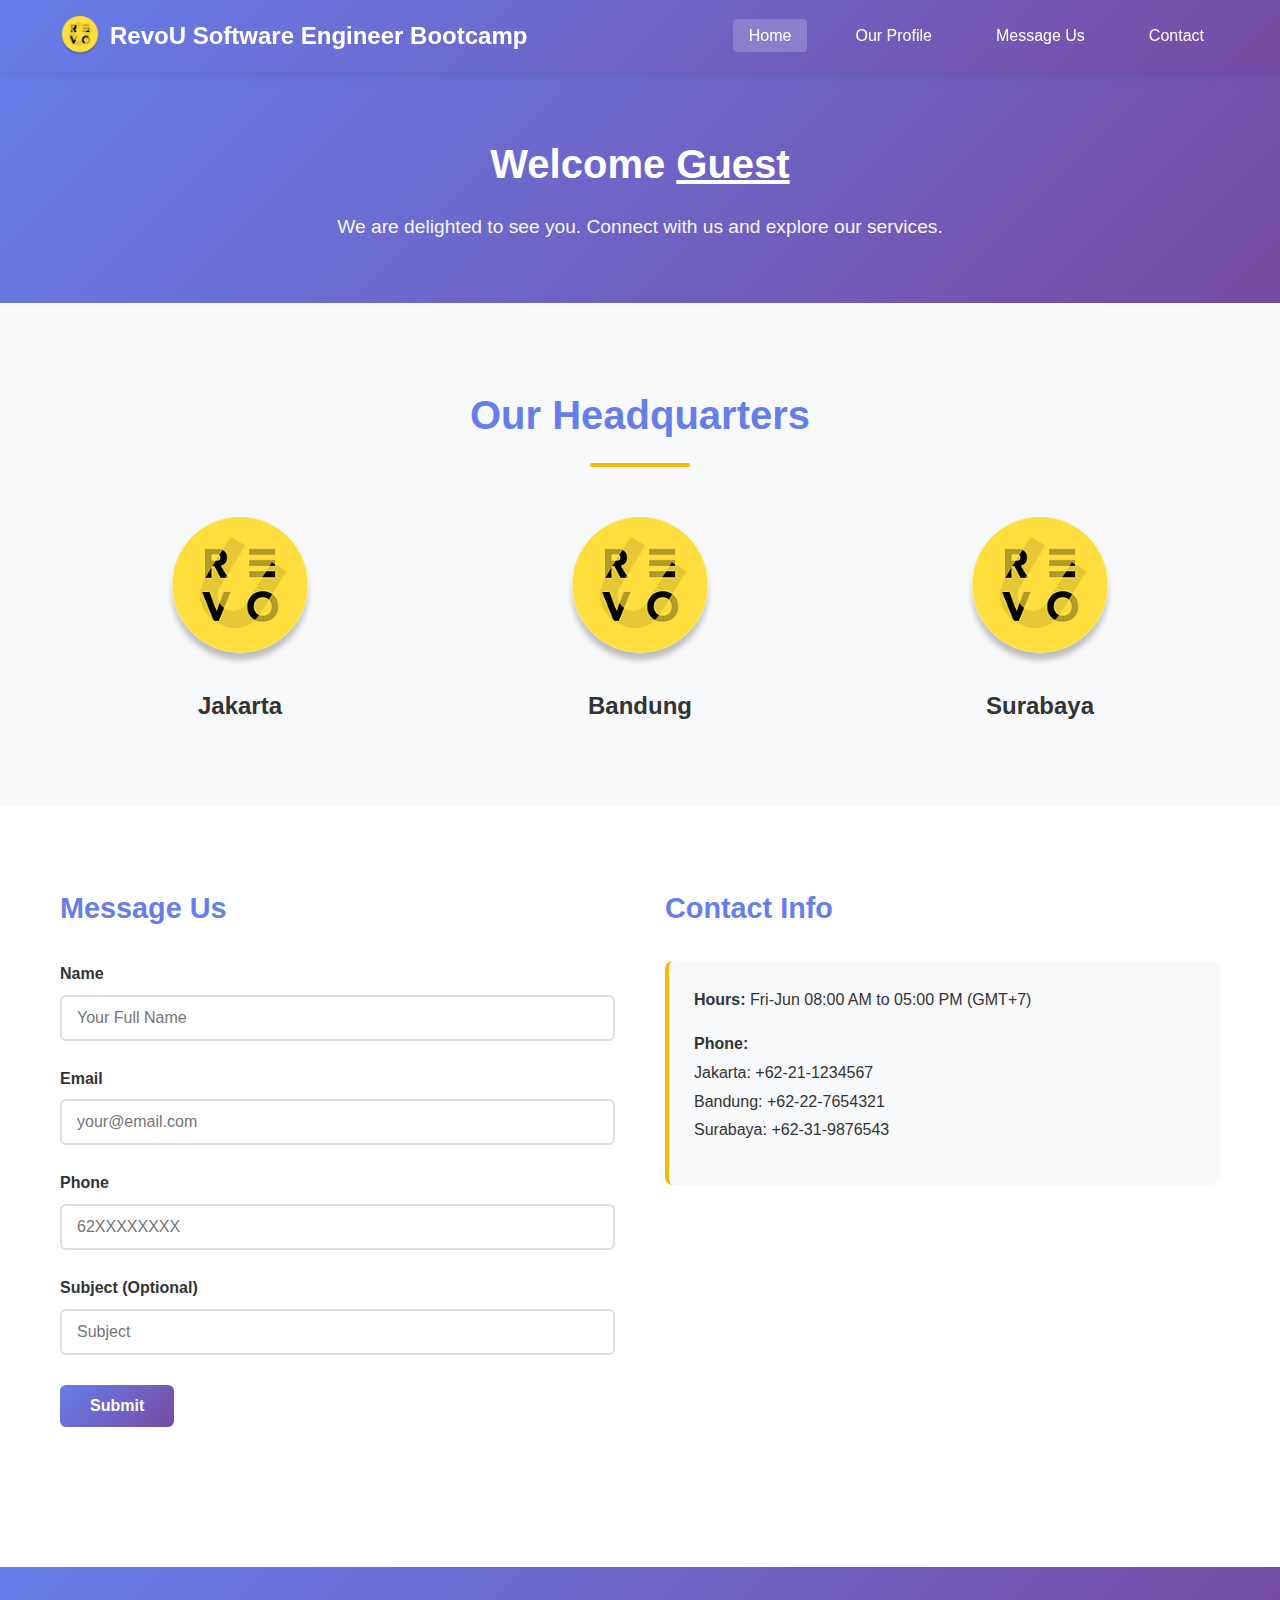
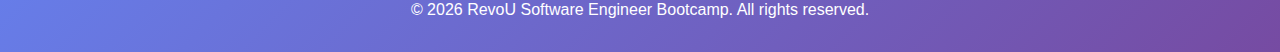
<file: index.html>
<!DOCTYPE html>
<html lang="en">
<head>
    <meta charset="UTF-8">
    <meta name="viewport" content="width=device-width, initial-scale=1.0">
    <title>RevoU - Company Profile</title>
    <link rel="stylesheet" href="css/style.css">
</head>
<body>
    <nav class="navbar">
        <div class="nav-container">
            <div class="logo">
                <img src="assets/images/revou.png" alt="RevoU Logo" class="logo-image">
                <span class="logo-text">RevoU Software Engineer Bootcamp</span>
            </div>
            <ul class="nav-menu">
                <li><a href="index.html" class="nav-link active">Home</a></li>
                <li><a href="profile.html" class="nav-link">Our Profile</a></li>
                <li><a href="#message-section" class="nav-link">Message Us</a></li>
                <li><a href="profile.html#contact" class="nav-link">Contact</a></li>
            </ul>
            <div class="hamburger">
                <span></span>
                <span></span>
                <span></span>
            </div>
        </div>
    </nav>

    <section class="welcome-section">
        <div class="welcome-container">
            <h1>Welcome <span id="userName">Guest</span></h1>
            <p class="welcome-subtitle">We are delighted to see you. Connect with us and explore our services.</p>
        </div>
    </section>

    <section class="headquarters-section">
        <div class="container">
            <h2>Our Headquarters</h2>
            <div class="locations-grid">
                <div class="location-card">
                    <a href="https://www.revou.co/" target="_blank">
                        <img src="assets/images/revou.png" alt="Jakarta Location" class="location-circle">
                    </a>
                    <h3>Jakarta</h3>
                </div>
                <div class="location-card">
                    <a href="https://www.revou.co/" target="_blank">
                        <img src="assets/images/revou.png" alt="Bandung Location" class="location-circle">
                    </a>
                    <h3>Bandung</h3>
                </div>
                <div class="location-card">
                    <a href="https://www.revou.co/" target="_blank">
                        <img src="assets/images/revou.png" alt="Surabaya Location" class="location-circle">
                    </a>
                    <h3>Surabaya</h3>
                </div>
            </div>
        </div>
    </section>

    <section class="message-section" id="message-section">
        <div class="container">
            <div class="message-container">
                <div class="form-wrapper">
                    <h2>Message Us</h2>
                    <form id="contactForm" onsubmit="handleFormSubmit(event)">
                        <div class="form-group">
                            <label for="name">Name</label>
                            <input type="text" id="name" name="name" placeholder="Your Full Name" required>
                            <small id="nameError" class="error-text"></small>
                        </div>

                        <div class="form-group">
                            <label for="email">Email</label>
                            <input type="email" id="email" name="email" placeholder="your@email.com" required>
                            <small id="emailError" class="error-text"></small>
                        </div>

                        <div class="form-group">
                            <label for="phone">Phone</label>
                            <input type="tel" id="phone" name="phone" placeholder="62XXXXXXXX" required>
                            <small id="phoneError" class="error-text"></small>
                        </div>

                        <div class="form-group">
                            <label for="subject">Subject (Optional)</label>
                            <input type="text" id="subject" name="subject" placeholder="Subject">
                        </div>

                        <button type="submit" class="submit-btn">Submit</button>
                    </form>
                </div>

                <div class="contact-info-wrapper">
                    <h3>Contact Info</h3>
                    <div class="contact-info">
                        <p><strong>Hours:</strong> Fri-Jun 08:00 AM to 05:00 PM (GMT+7)</p>
                        <p><strong>Phone:</strong><br>Jakarta: +62-21-1234567<br>Bandung: +62-22-7654321<br>Surabaya: +62-31-9876543</p>
                    </div>
                </div>
            </div>
        </div>
    </section>

    <section id="resultSection" style="display: none;" class="result-section">
        <div class="container">
            <div class="result-box">
                <h3>Thank You! We Received Your Message</h3>
                <div id="resultContent"></div>
            </div>
        </div>
    </section>

    <footer class="footer">
        <p>&copy; 2026 RevoU Software Engineer Bootcamp. All rights reserved.</p>
    </footer>

    <script src="js/script.js"></script>
</body>
</html>
</file>
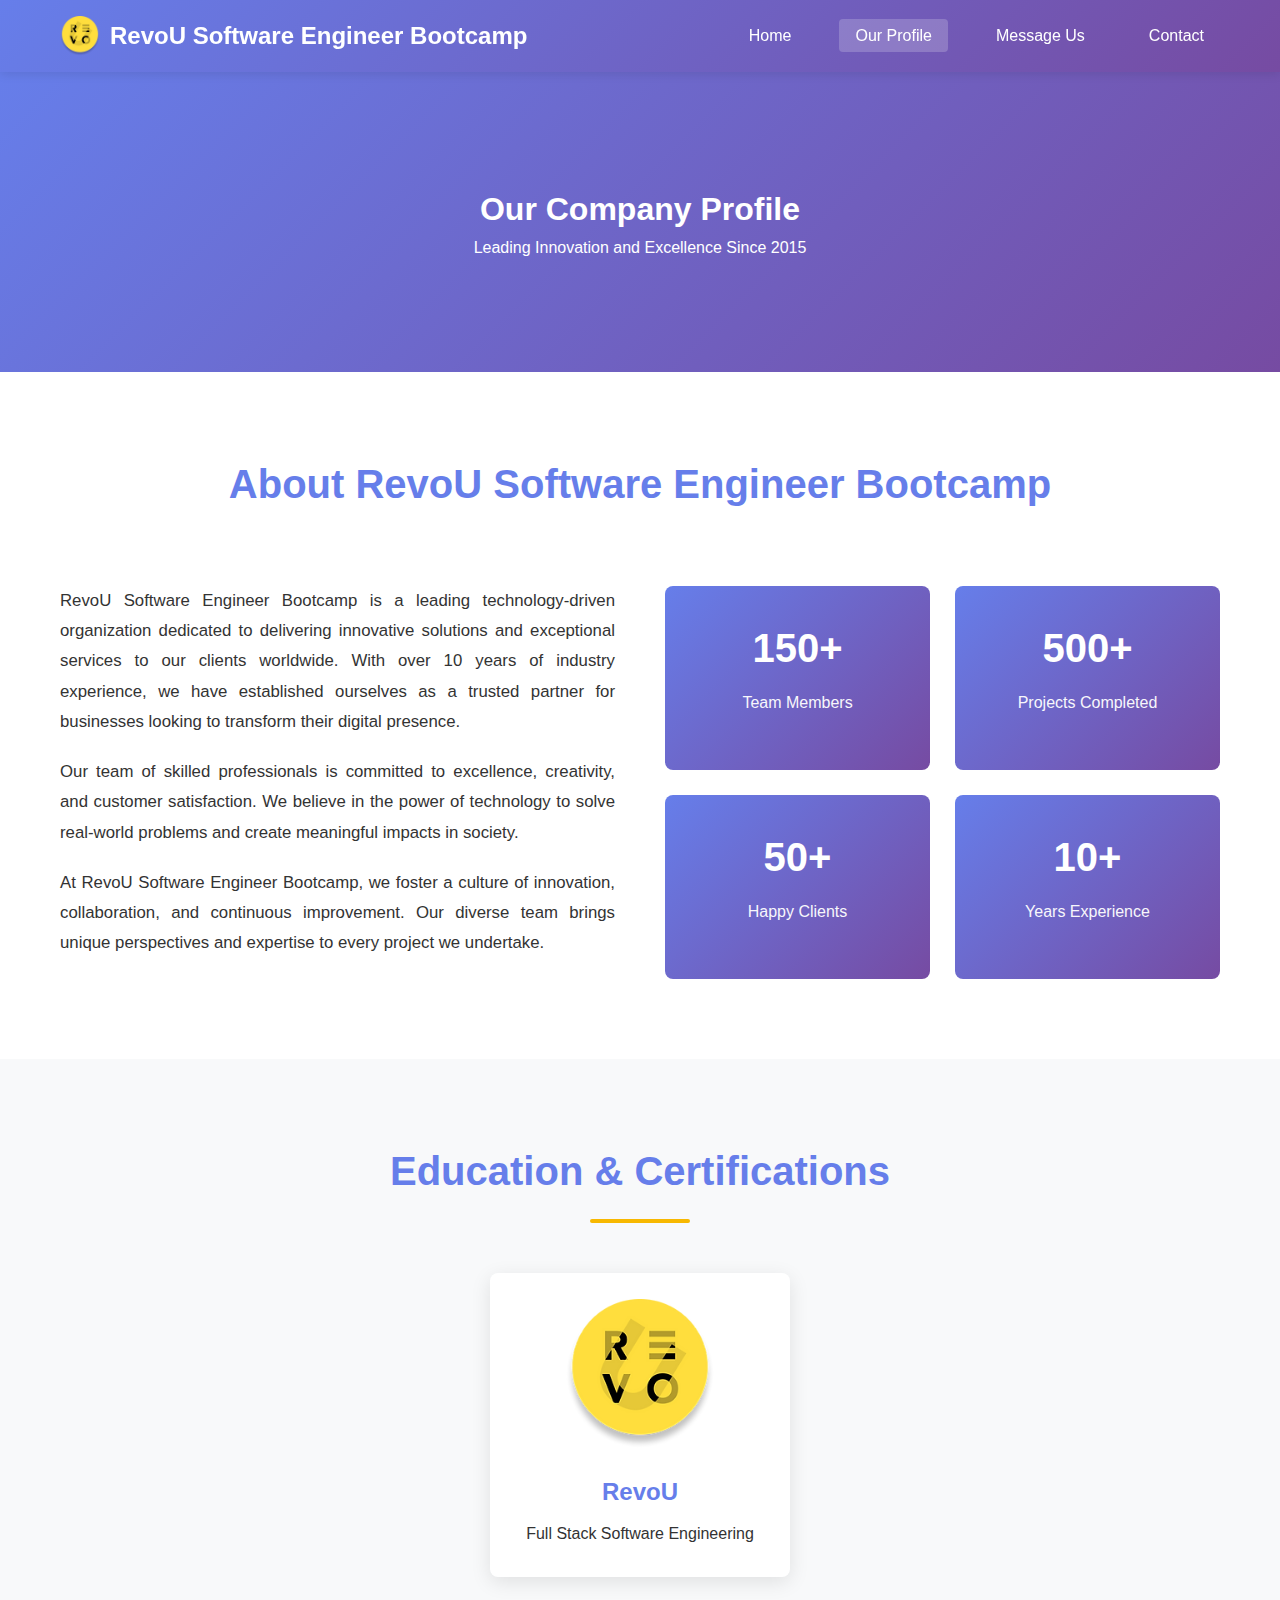
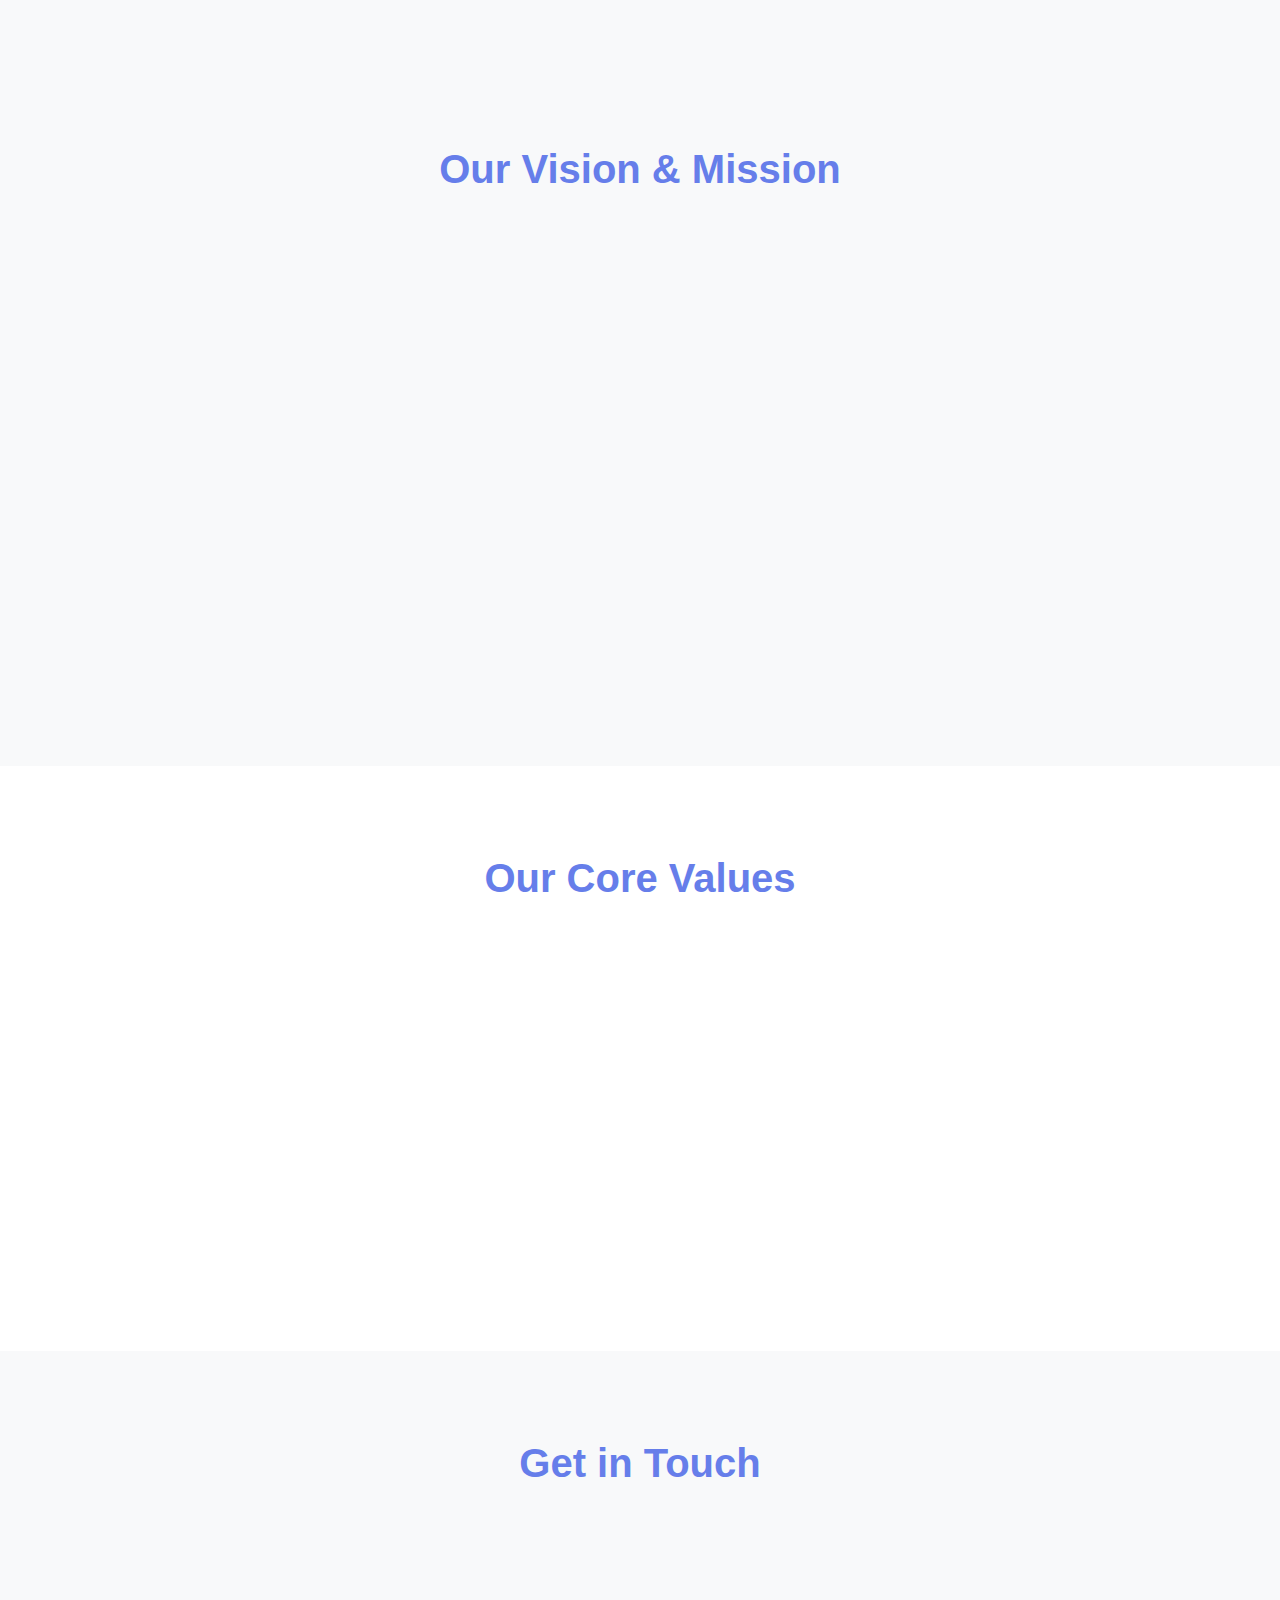
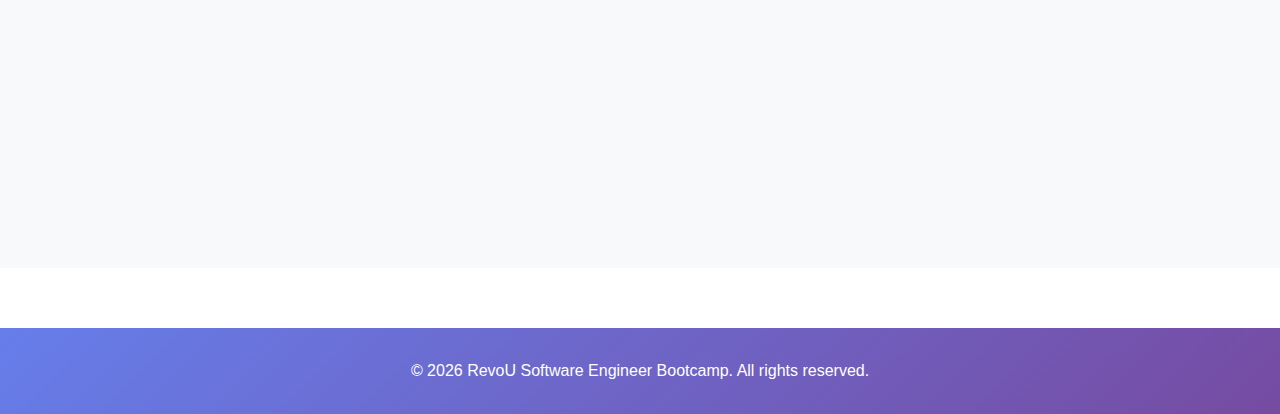
<file: profile.html>
<!DOCTYPE html>
<html lang="en">
<head>
    <meta charset="UTF-8">
    <meta name="viewport" content="width=device-width, initial-scale=1.0">
    <title>Our Profile - RevoU Software Engineer Bootcamp</title>
    <link rel="stylesheet" href="css/style.css">
</head>
<body>
    <nav class="navbar">
        <div class="nav-container">
            <div class="logo">
                <img src="assets/images/revou.png" alt="RevoU Logo" class="logo-image">
                <span class="logo-text">RevoU Software Engineer Bootcamp</span>
            </div>
            <ul class="nav-menu">
                <li><a href="index.html" class="nav-link">Home</a></li>
                <li><a href="profile.html" class="nav-link active">Our Profile</a></li>
                <li><a href="index.html#message-section" class="nav-link">Message Us</a></li>
                <li><a href="#contact" class="nav-link">Contact</a></li>
            </ul>
            <div class="hamburger">
                <span></span>
                <span></span>
                <span></span>
            </div>
        </div>
    </nav>

    <section class="banner-section">
        <div class="banner" style="background: linear-gradient(135deg, #667eea 0%, #764ba2 100%); min-height: 300px; display: flex; align-items: center; justify-content: center; color: white; text-align: center;">
            <div class="banner-content">
                <h1>Our Company Profile</h1>
                <p>Leading Innovation and Excellence Since 2015</p>
            </div>
        </div>
    </section>

    <section class="about-section">
        <div class="container">
            <h2>About RevoU Software Engineer Bootcamp</h2>
            <div class="about-grid">
                <div class="about-text">
                    <p>RevoU Software Engineer Bootcamp is a leading technology-driven organization dedicated to delivering innovative solutions and exceptional services to our clients worldwide. With over 10 years of industry experience, we have established ourselves as a trusted partner for businesses looking to transform their digital presence.</p>
                    <p>Our team of skilled professionals is committed to excellence, creativity, and customer satisfaction. We believe in the power of technology to solve real-world problems and create meaningful impacts in society.</p>
                    <p>At RevoU Software Engineer Bootcamp, we foster a culture of innovation, collaboration, and continuous improvement. Our diverse team brings unique perspectives and expertise to every project we undertake.</p>
                </div>
                <div class="about-stats">
                    <div class="stat-item">
                        <h3>150+</h3>
                        <p>Team Members</p>
                    </div>
                    <div class="stat-item">
                        <h3>500+</h3>
                        <p>Projects Completed</p>
                    </div>
                    <div class="stat-item">
                        <h3>50+</h3>
                        <p>Happy Clients</p>
                    </div>
                    <div class="stat-item">
                        <h3>10+</h3>
                        <p>Years Experience</p>
                    </div>
                </div>
            </div>
        </div>
    </section>

    <section class="education-section">
        <div class="container">
            <h2>Education & Certifications</h2>
            <div class="education-grid">
                <div class="education-card">
                    <div class="education-logo-container">
                        <a href="https://www.revou.co/software-engineering" target="_blank">
                            <img src="assets/images/revou.png" alt="RevoU Logo" class="education-logo">
                        </a>
                    </div>
                    <h3>RevoU</h3>
                    <p>Full Stack Software Engineering</p>
                </div>
            </div>
        </div>
    </section>

    <section class="vision-mission-section" id="vision-mission">
        <div class="container">
            <h2>Our Vision & Mission</h2>
            <div class="vm-grid">
                <div class="vm-card vision-card">
                    <div class="vm-icon">👁️</div>
                    <h3>Our Vision</h3>
                    <p>To be the most innovative and trusted technology partner globally, empowering businesses to achieve their digital transformation goals. We envision a world where technology creates positive change and drives sustainable growth for our clients and communities.</p>
                </div>
                <div class="vm-card mission-card">
                    <div class="vm-icon">🎯</div>
                    <h3>Our Mission</h3>
                    <p>Our mission is to deliver cutting-edge digital solutions that exceed client expectations. We are committed to fostering innovation, building strong partnerships, and creating value through technology. We strive to develop talented professionals and contribute positively to society while maintaining the highest standards of integrity and excellence.</p>
                </div>
            </div>
        </div>
    </section>

    <section class="values-section">
        <div class="container">
            <h2>Our Core Values</h2>
            <div class="values-grid">
                <div class="value-card">
                    <div class="value-icon">💡</div>
                    <h3>Innovation</h3>
                    <p>We embrace creativity and continuously seek new ways to solve problems and improve our services.</p>
                </div>
                <div class="value-card">
                    <div class="value-icon">🤝</div>
                    <h3>Integrity</h3>
                    <p>We operate with honesty, transparency, and ethical principles in all business dealings.</p>
                </div>
                <div class="value-card">
                    <div class="value-icon">⭐</div>
                    <h3>Excellence</h3>
                    <p>We strive for excellence in every project, maintaining the highest quality standards.</p>
                </div>
                <div class="value-card">
                    <div class="value-icon">👥</div>
                    <h3>Collaboration</h3>
                    <p>We believe in teamwork and fostering strong partnerships with clients and team members.</p>
                </div>
            </div>
        </div>
    </section>

    <section class="contact-section" id="contact">
        <div class="container">
            <h2>Get in Touch</h2>
            <div class="contact-grid">
                <div class="contact-item">
                    <h3>Jakarta Office</h3>
                    <p>Jl. Sudirman No. 1<br>Jakarta, Indonesia 12210<br>Tel: +62-21-1234567<br>Email: ceo@revou.co</p>
                </div>
                <div class="contact-item">
                    <h3>Bandung Office</h3>
                    <p>Jl. Diponegoro No. 50<br>Bandung, Indonesia 40131<br>Tel: +62-22-7654321<br>Email: ceo@revou.co</p>
                </div>
                <div class="contact-item">
                    <h3>Surabaya Office</h3>
                    <p>Jl. Ahmad Yani No. 88<br>Surabaya, Indonesia 60188<br>Tel: +62-31-9876543<br>Email: ceo@revou.co</p>
                </div>
            </div>
        </div>
    </section>

    <footer class="footer">
        <p>&copy; 2026 RevoU Software Engineer Bootcamp. All rights reserved.</p>
    </footer>

    <script src="js/script.js"></script>
</body>
</html>
</file>
<file: css/style.css>
* {
  margin: 0;
  padding: 0;
  box-sizing: border-box;
}

:root {
  --primary-color: #667eea;
  --secondary-color: #764ba2;
  --accent-color: #f7b801;
  --text-color: #333;
  --light-bg: #f8f9fa;
  --border-color: #ddd;
  --success-color: #28a745;
  --error-color: #dc3545;
}

body {
  font-family: "Segoe UI", Tahoma, Geneva, Verdana, sans-serif;
  line-height: 1.6;
  color: var(--text-color);
  background-color: #fff;
}

.container {
  max-width: 1200px;
  margin: 0 auto;
  padding: 0 20px;
}

.navbar {
  background: linear-gradient(
    135deg,
    var(--primary-color),
    var(--secondary-color)
  );
  padding: 1rem 0;
  position: sticky;
  top: 0;
  z-index: 1000;
  box-shadow: 0 2px 10px rgba(0, 0, 0, 0.1);
}

.nav-container {
  max-width: 1200px;
  margin: 0 auto;
  padding: 0 20px;
  display: flex;
  justify-content: space-between;
  align-items: center;
}

.logo {
  display: flex;
  align-items: center;
  gap: 10px;
  color: white;
  font-size: 1.5rem;
  font-weight: bold;
}

.logo-image {
  height: 40px;
  width: auto;
  object-fit: contain;
}

.nav-menu {
  display: flex;
  list-style: none;
  gap: 2rem;
  align-items: center;
}

.nav-link {
  color: white;
  text-decoration: none;
  transition: all 0.3s ease;
  padding: 0.5rem 1rem;
  border-radius: 4px;
}

.nav-link:hover,
.nav-link.active {
  background-color: rgba(255, 255, 255, 0.2);
  transform: translateY(-2px);
}

.hamburger {
  display: none;
  flex-direction: column;
  cursor: pointer;
}

.hamburger span {
  width: 25px;
  height: 3px;
  background-color: white;
  margin: 5px 0;
  transition: 0.3s;
  border-radius: 2px;
}

.welcome-section {
  background: linear-gradient(
    135deg,
    var(--primary-color),
    var(--secondary-color)
  );
  color: white;
  padding: 60px 20px;
  text-align: center;
}

.welcome-container {
  max-width: 800px;
  margin: 0 auto;
}

.welcome-section h1 {
  font-size: 2.5rem;
  margin-bottom: 1rem;
  animation: slideDown 0.6s ease-out;
}

.welcome-subtitle {
  font-size: 1.2rem;
  opacity: 0.95;
}

@keyframes slideDown {
  from {
    opacity: 0;
    transform: translateY(-30px);
  }
  to {
    opacity: 1;
    transform: translateY(0);
  }
}

.headquarters-section {
  padding: 80px 20px;
  background-color: var(--light-bg);
}

.headquarters-section h2,
.about-section h2,
.vision-mission-section h2,
.values-section h2,
.contact-section h2 {
  text-align: center;
  font-size: 2.5rem;
  margin-bottom: 50px;
  color: var(--primary-color);
  position: relative;
  padding-bottom: 20px;
}

.headquarters-section h2::after {
  content: "";
  position: absolute;
  bottom: 0;
  left: 50%;
  transform: translateX(-50%);
  width: 100px;
  height: 4px;
  background-color: var(--accent-color);
  border-radius: 2px;
}

.locations-grid {
  display: grid;
  grid-template-columns: repeat(auto-fit, minmax(250px, 1fr));
  gap: 40px;
  max-width: 1200px;
  margin: 0 auto;
}

.location-card {
  text-align: center;
  transition: transform 0.3s ease;
  display: flex;
  flex-direction: column;
  align-items: center;
}

.location-card:hover {
  transform: translateY(-10px);
}

.location-circle {
  width: 150px;
  height: 150px;
  margin: 0 0 20px 0;
  display: block;
  object-fit: contain;
  object-position: center;
  padding: 0;
}

.location-card h3 {
  font-size: 1.5rem;
  color: var(--text-color);
}

.message-section {
  padding: 80px 20px;
  background-color: #fff;
}

.message-container {
  display: grid;
  grid-template-columns: 1fr 1fr;
  gap: 50px;
  max-width: 1200px;
  margin: 0 auto;
}

.form-wrapper h2,
.contact-info-wrapper h3 {
  font-size: 1.8rem;
  margin-bottom: 30px;
  color: var(--primary-color);
}

.form-group {
  margin-bottom: 20px;
  display: flex;
  flex-direction: column;
}

.form-group label {
  margin-bottom: 8px;
  font-weight: 600;
  color: var(--text-color);
}

.form-group input,
.form-group textarea {
  padding: 12px 15px;
  border: 2px solid var(--border-color);
  border-radius: 6px;
  font-size: 1rem;
  transition: border-color 0.3s;
  font-family: inherit;
}

.form-group input:focus,
.form-group textarea:focus {
  outline: none;
  border-color: var(--primary-color);
  box-shadow: 0 0 0 3px rgba(102, 126, 234, 0.1);
}

.form-group input.error,
.form-group textarea.error {
  border-color: var(--error-color);
}

.error-text {
  color: var(--error-color);
  font-size: 0.85rem;
  margin-top: 5px;
}

.submit-btn {
  padding: 12px 30px;
  background: linear-gradient(
    135deg,
    var(--primary-color),
    var(--secondary-color)
  );
  color: white;
  border: none;
  border-radius: 6px;
  font-size: 1rem;
  font-weight: 600;
  cursor: pointer;
  transition: all 0.3s;
  margin-top: 10px;
}

.submit-btn:hover {
  transform: translateY(-3px);
  box-shadow: 0 5px 20px rgba(102, 126, 234, 0.3);
}

.submit-btn:active {
  transform: translateY(-1px);
}

.contact-info {
  background-color: var(--light-bg);
  padding: 25px;
  border-radius: 8px;
  border-left: 4px solid var(--accent-color);
}

.contact-info p {
  margin-bottom: 15px;
  line-height: 1.8;
}

.result-section {
  padding: 60px 20px;
  background-color: var(--light-bg);
}

.result-box {
  max-width: 600px;
  margin: 0 auto;
  background: white;
  padding: 40px;
  border-radius: 8px;
  box-shadow: 0 5px 20px rgba(0, 0, 0, 0.1);
  border-top: 4px solid var(--success-color);
}

.result-box h3 {
  color: var(--success-color);
  margin-bottom: 25px;
  font-size: 1.5rem;
}

.result-content-item {
  display: grid;
  grid-template-columns: 150px 1fr;
  margin-bottom: 15px;
  padding-bottom: 15px;
  border-bottom: 1px solid var(--border-color);
}

.result-content-item:last-child {
  border-bottom: none;
}

.result-content-item strong {
  color: var(--primary-color);
}

.about-section {
  padding: 80px 20px;
  background-color: #fff;
}

.about-grid {
  display: grid;
  grid-template-columns: 1fr 1fr;
  gap: 50px;
  max-width: 1200px;
  margin: 0 auto;
}

.about-text {
  font-size: 1.05rem;
  line-height: 1.8;
}

.about-text p {
  margin-bottom: 20px;
  text-align: justify;
}

.about-stats {
  display: grid;
  grid-template-columns: 1fr 1fr;
  gap: 25px;
}

.stat-item {
  background: linear-gradient(
    135deg,
    var(--primary-color),
    var(--secondary-color)
  );
  color: white;
  padding: 30px;
  border-radius: 8px;
  text-align: center;
  transition: transform 0.3s ease;
}

.stat-item:hover {
  transform: scale(1.05);
}

.stat-item h3 {
  font-size: 2.5rem;
  margin-bottom: 10px;
}

.stat-item p {
  font-size: 1rem;
  opacity: 0.95;
}

.vision-mission-section {
  padding: 80px 20px;
  background-color: var(--light-bg);
}

.vm-grid {
  display: grid;
  grid-template-columns: 1fr 1fr;
  gap: 50px;
  max-width: 1200px;
  margin: 0 auto;
}

.vm-card {
  background: white;
  padding: 40px;
  border-radius: 8px;
  box-shadow: 0 5px 20px rgba(0, 0, 0, 0.1);
  transition: all 0.3s ease;
  text-align: center;
}

.vm-card:hover {
  transform: translateY(-10px);
  box-shadow: 0 10px 30px rgba(0, 0, 0, 0.15);
}

.vm-icon {
  font-size: 3rem;
  margin-bottom: 20px;
}

.vm-card h3 {
  font-size: 1.8rem;
  margin-bottom: 20px;
  color: var(--primary-color);
}

.vm-card p {
  line-height: 1.8;
  color: var(--text-color);
}

.values-section {
  padding: 80px 20px;
  background-color: #fff;
}

.values-grid {
  display: grid;
  grid-template-columns: repeat(auto-fit, minmax(250px, 1fr));
  gap: 30px;
  max-width: 1200px;
  margin: 0 auto;
}

.value-card {
  background-color: var(--light-bg);
  padding: 30px;
  border-radius: 8px;
  text-align: center;
  transition: all 0.3s ease;
  border-top: 4px solid var(--accent-color);
}

.value-card:hover {
  transform: translateY(-8px);
  box-shadow: 0 8px 24px rgba(0, 0, 0, 0.1);
}

.value-icon {
  font-size: 2.5rem;
  margin-bottom: 15px;
}

.value-card h3 {
  font-size: 1.3rem;
  margin-bottom: 12px;
  color: var(--primary-color);
}

.value-card p {
  color: var(--text-color);
  line-height: 1.6;
}

.contact-section {
  padding: 80px 20px;
  background-color: var(--light-bg);
}

.contact-grid {
  display: grid;
  grid-template-columns: repeat(auto-fit, minmax(280px, 1fr));
  gap: 40px;
  max-width: 1200px;
  margin: 0 auto;
}

.contact-item {
  background: white;
  padding: 30px;
  border-radius: 8px;
  box-shadow: 0 5px 20px rgba(0, 0, 0, 0.1);
  transition: all 0.3s ease;
}

.contact-item:hover {
  transform: translateY(-5px);
  box-shadow: 0 10px 30px rgba(0, 0, 0, 0.15);
}

.contact-item h3 {
  font-size: 1.3rem;
  color: var(--primary-color);
  margin-bottom: 15px;
}

.contact-item p {
  line-height: 1.8;
}

.footer {
  background: linear-gradient(
    135deg,
    var(--primary-color),
    var(--secondary-color)
  );
  color: white;
  text-align: center;
  padding: 30px 20px;
  margin-top: 60px;
}

@media (max-width: 768px) {
  .hamburger {
    display: flex;
  }

  .nav-menu {
    position: absolute;
    left: -100%;
    top: 70px;
    flex-direction: column;
    background-color: var(--secondary-color);
    width: 100%;
    text-align: center;
    transition: 0.3s;
    gap: 0;
    padding: 20px 0;
  }

  .nav-menu.active {
    left: 0;
  }

  .nav-link {
    display: block;
    padding: 15px;
    border-radius: 0;
  }

  .welcome-section h1 {
    font-size: 1.8rem;
  }

  .welcome-subtitle {
    font-size: 1rem;
  }

  .headquarters-section h2,
  .about-section h2,
  .vision-mission-section h2,
  .values-section h2,
  .contact-section h2 {
    font-size: 2rem;
    margin-bottom: 30px;
  }

  .locations-grid {
    grid-template-columns: 1fr;
    gap: 30px;
  }

  .message-container {
    grid-template-columns: 1fr;
    gap: 40px;
  }

  .about-grid {
    grid-template-columns: 1fr;
    gap: 40px;
  }

  .about-stats {
    grid-template-columns: 1fr;
  }

  .vm-grid {
    grid-template-columns: 1fr;
    gap: 30px;
  }

  .values-grid {
    grid-template-columns: 1fr;
  }

  .contact-grid {
    grid-template-columns: 1fr;
  }

  .stat-item h3 {
    font-size: 2rem;
  }

  .form-group input,
  .form-group textarea {
    font-size: 16px;
  }

  .result-content-item {
    grid-template-columns: 100px 1fr;
  }
}

@media (max-width: 480px) {
  .logo-text {
    font-size: 1.2rem;
  }

  .welcome-section h1 {
    font-size: 1.5rem;
  }

  .welcome-subtitle {
    font-size: 0.9rem;
  }

  .headquarters-section h2,
  .about-section h2,
  .vision-mission-section h2,
  .values-section h2,
  .contact-section h2 {
    font-size: 1.5rem;
    margin-bottom: 20px;
  }

  .headquarters-section,
  .message-section,
  .about-section,
  .vision-mission-section,
  .values-section,
  .contact-section {
    padding: 40px 15px;
  }

  .result-box {
    padding: 25px;
  }

  .vm-card,
  .contact-item {
    padding: 20px;
  }

  .stat-item {
    padding: 20px;
  }

  .location-circle {
    width: 120px;
    height: 120px;
  }

  .result-content-item {
    grid-template-columns: 1fr;
  }

  .result-content-item strong::after {
    content: ":";
  }
}

.text-center {
  text-align: center;
}

.text-success {
  color: var(--success-color);
}

.text-error {
  color: var(--error-color);
}

/* Education Section Styles */
.education-section {
  padding: 80px 20px;
  background-color: var(--light-bg);
}

.education-section h2 {
  text-align: center;
  font-size: 2.5rem;
  margin-bottom: 50px;
  color: var(--primary-color);
  position: relative;
  padding-bottom: 20px;
}

.education-section h2::after {
  content: "";
  position: absolute;
  bottom: 0;
  left: 50%;
  transform: translateX(-50%);
  width: 100px;
  height: 4px;
  background-color: var(--accent-color);
  border-radius: 2px;
}

.education-grid {
  display: flex;
  justify-content: center;
  gap: 40px;
  max-width: 1200px;
  margin: 0 auto;
  flex-wrap: wrap;
}

.education-card {
  background: white;
  padding: 30px;
  border-radius: 8px;
  box-shadow: 0 5px 20px rgba(0, 0, 0, 0.1);
  transition: all 0.3s ease;
  text-align: center;
  width: 300px;
  display: flex;
  flex-direction: column;
  align-items: center;
}

.education-card:hover {
  transform: translateY(-5px);
  box-shadow: 0 10px 30px rgba(0, 0, 0, 0.15);
}

.education-logo-container {
  width: 150px;
  height: 150px;
  display: flex;
  align-items: center;
  justify-content: center;
  margin-bottom: 20px;
}

.education-logo {
  max-width: 100%;
  max-height: 100%;
  object-fit: contain;
}

.education-card h3 {
  font-size: 1.5rem;
  color: var(--primary-color);
  margin-bottom: 10px;
}

.education-card p {
  color: var(--text-color);
  font-size: 1rem;
}

@media (max-width: 768px) {
  .education-section h2 {
    font-size: 2rem;
    margin-bottom: 30px;
  }
}

@media (max-width: 480px) {
  .education-section h2 {
    font-size: 1.5rem;
    margin-bottom: 20px;
  }

  .education-section {
    padding: 40px 15px;
  }
}
</file>
